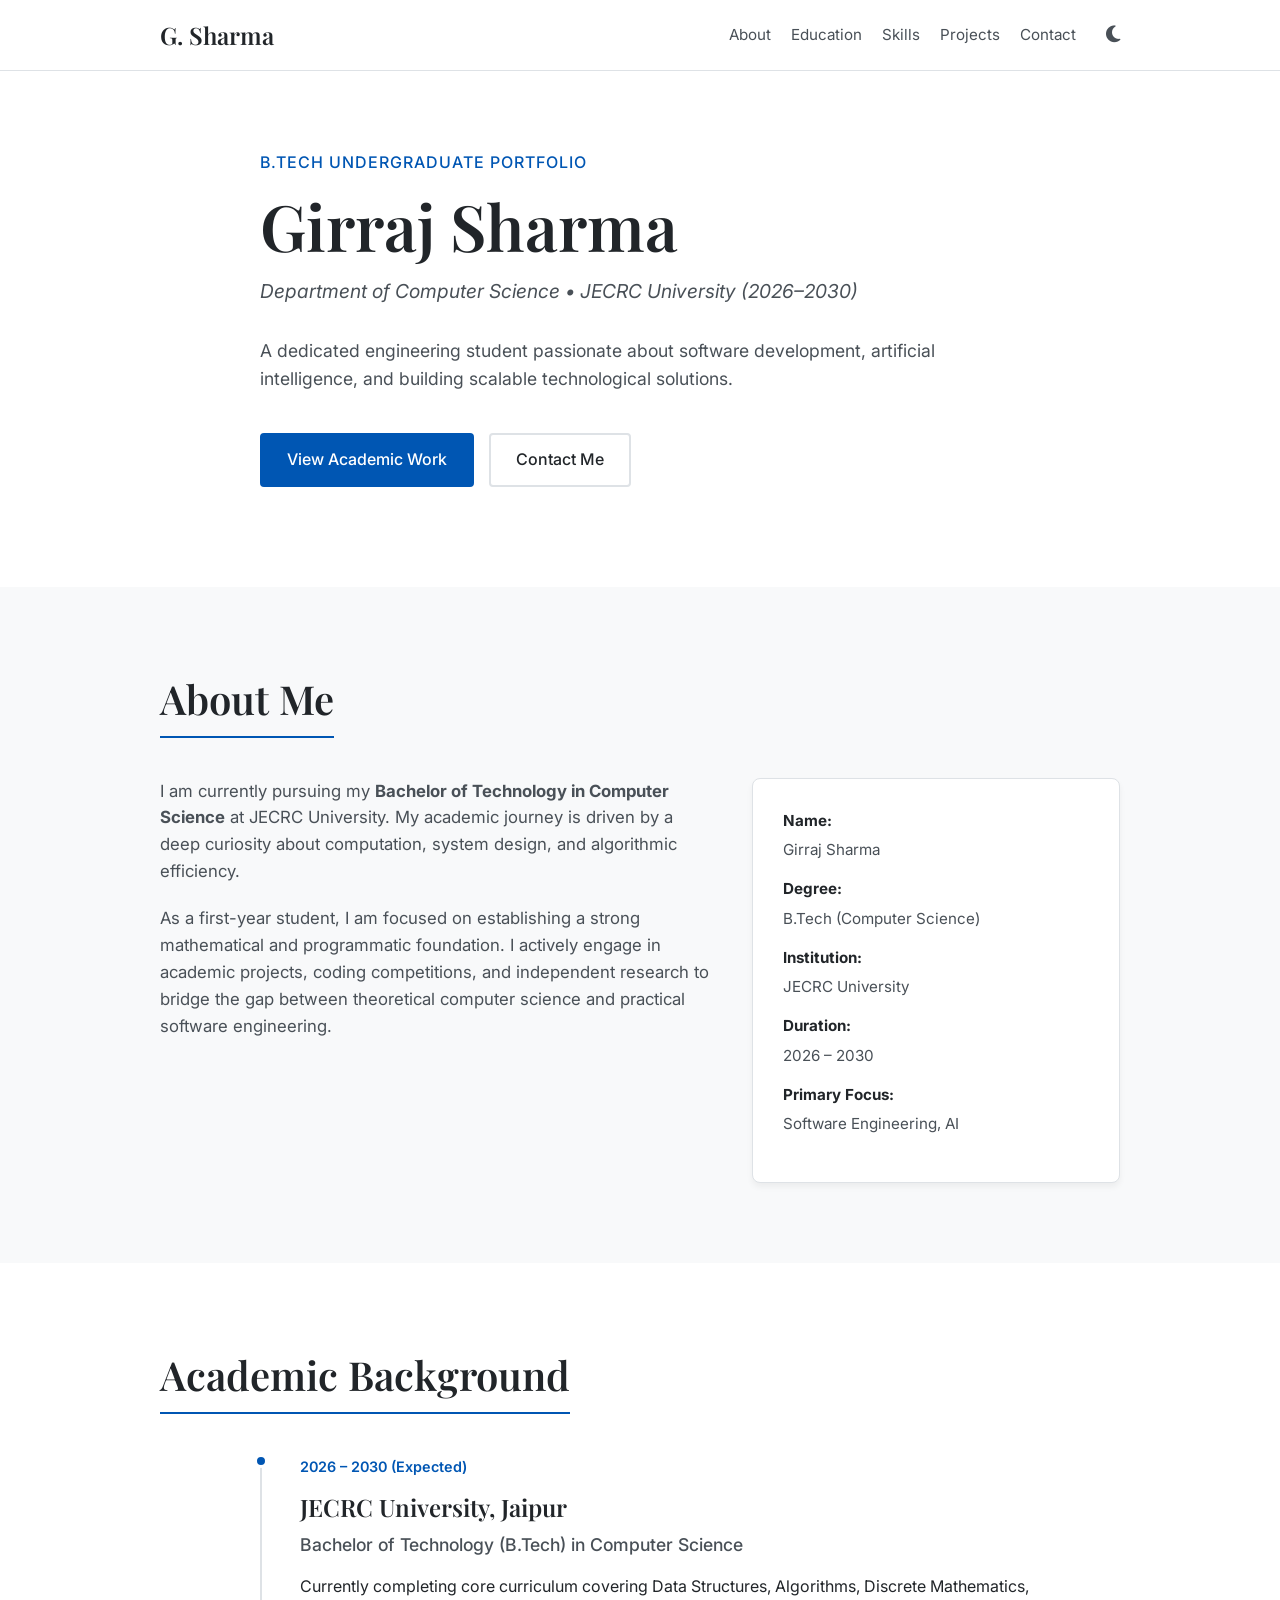
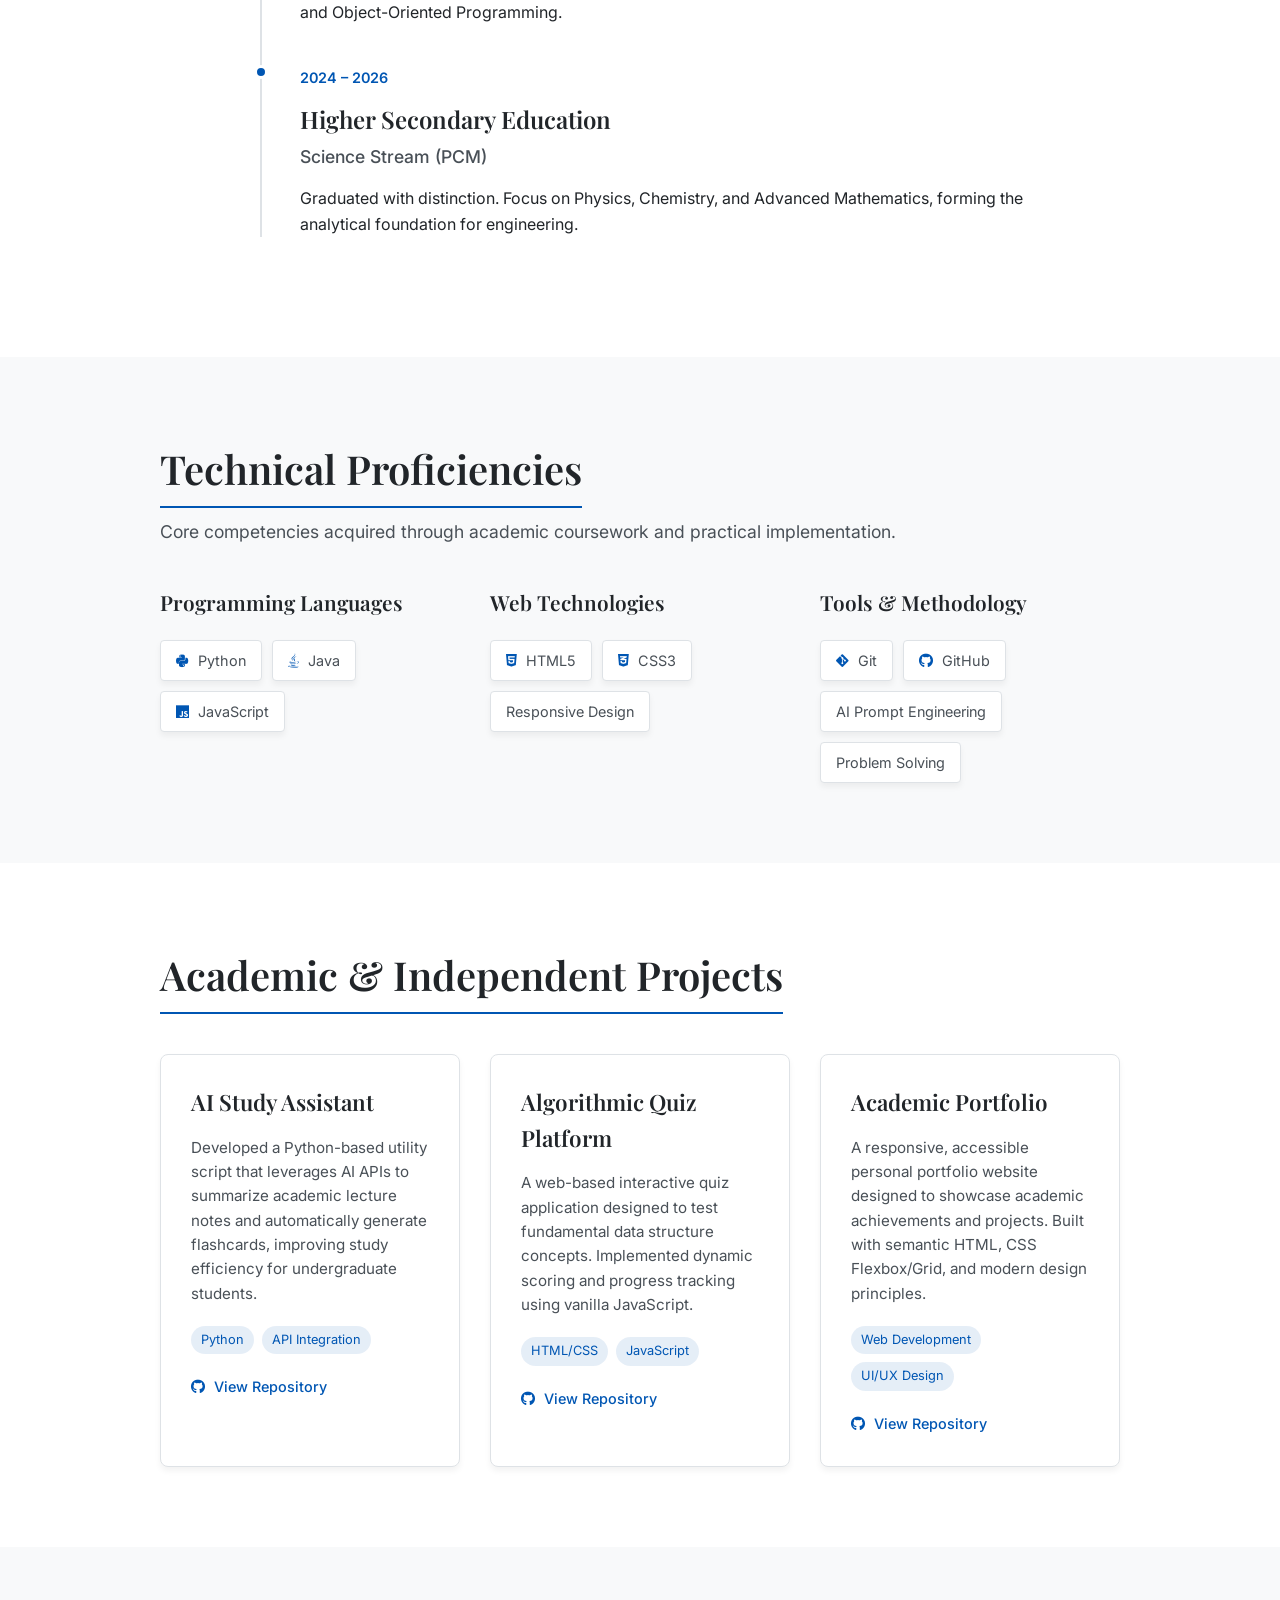
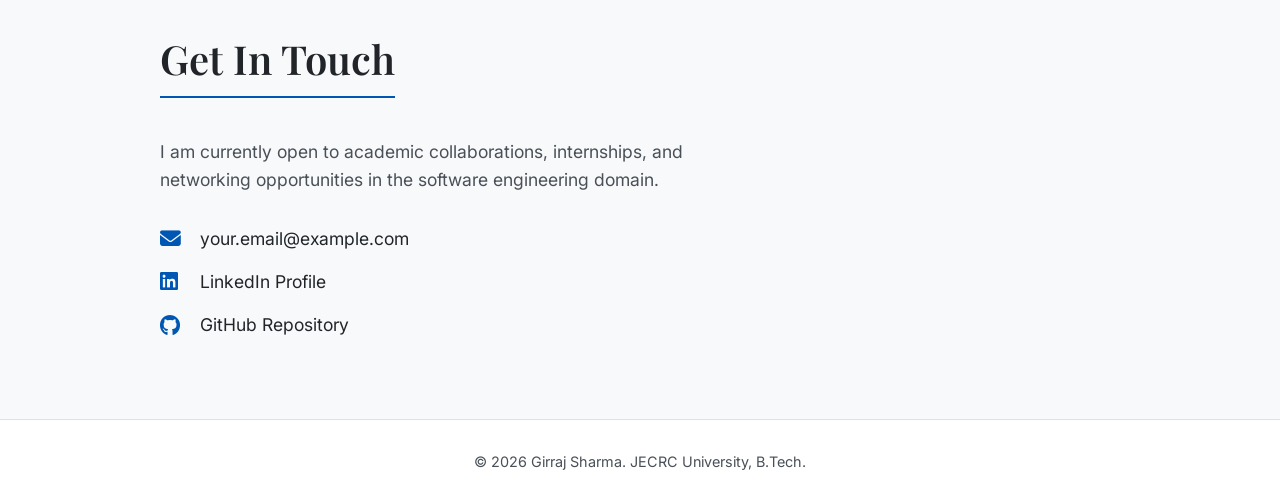
<file: portfolio/index.html>
<!DOCTYPE html>
<html lang="en" data-theme="light">
<head>
    <meta charset="UTF-8">
    <meta name="viewport" content="width=device-width, initial-scale=1.0">
    <title>Girraj Sharma | Academic Portfolio</title>
    <link rel="stylesheet" href="style.css">
    <!-- Font Awesome for Icons -->
    <link rel="stylesheet" href="https://cdnjs.cloudflare.com/ajax/libs/font-awesome/6.4.0/css/all.min.css">
    <!-- Google Fonts: Playfair Display for headings (serif), Inter for body (sans-serif) -->
    <link href="https://fonts.googleapis.com/css2?family=Inter:wght@300;400;500;600&family=Playfair+Display:ital,wght@0,400;0,600;0,700;1,400&display=swap" rel="stylesheet">
</head>
<body>

    <!-- Header & Navigation -->
    <header class="header">
        <div class="container nav-container">
            <a href="#hero" class="logo">G. Sharma</a>
            <nav class="nav-links">
                <a href="#about">About</a>
                <a href="#education">Education</a>
                <a href="#skills">Skills</a>
                <a href="#projects">Projects</a>
                <a href="#contact">Contact</a>
                <button id="theme-toggle" class="theme-toggle" aria-label="Toggle Theme">
                    <i class="fas fa-moon"></i>
                </button>
            </nav>
        </div>
    </header>

    <main>
        <!-- Hero Section -->
        <section id="hero" class="hero section fade-in-section">
            <div class="container hero-content">
                <div class="hero-text">
                    <p class="subtitle">B.Tech Undergraduate Portfolio</p>
                    <h1 class="title">Girraj Sharma</h1>
                    <p class="affiliation">Department of Computer Science • JECRC University (2026–2030)</p>
                    <p class="summary">
                        A dedicated engineering student passionate about software development, artificial intelligence, and building scalable technological solutions.
                    </p>
                    <div class="hero-actions">
                        <a href="#projects" class="btn btn-primary">View Academic Work</a>
                        <a href="mailto:your.email@example.com" class="btn btn-outline">Contact Me</a>
                    </div>
                </div>
            </div>
        </section>

        <!-- About Section -->
        <section id="about" class="about section bg-alt fade-in-section">
            <div class="container">
                <h2 class="section-title">About Me</h2>
                <div class="content-grid">
                    <div class="text-content">
                        <p>
                            I am currently pursuing my <strong>Bachelor of Technology in Computer Science</strong> at JECRC University. My academic journey is driven by a deep curiosity about computation, system design, and algorithmic efficiency.
                        </p>
                        <p>
                            As a first-year student, I am focused on establishing a strong mathematical and programmatic foundation. I actively engage in academic projects, coding competitions, and independent research to bridge the gap between theoretical computer science and practical software engineering.
                        </p>
                    </div>
                    <div class="info-list">
                        <ul>
                            <li><strong>Name:</strong> Girraj Sharma</li>
                            <li><strong>Degree:</strong> B.Tech (Computer Science)</li>
                            <li><strong>Institution:</strong> JECRC University</li>
                            <li><strong>Duration:</strong> 2026 – 2030</li>
                            <li><strong>Primary Focus:</strong> Software Engineering, AI</li>
                        </ul>
                    </div>
                </div>
            </div>
        </section>

        <!-- Education Section -->
        <section id="education" class="education section fade-in-section">
            <div class="container">
                <h2 class="section-title">Academic Background</h2>
                <div class="timeline">
                    <!-- University -->
                    <div class="timeline-item">
                        <div class="timeline-marker"></div>
                        <div class="timeline-content">
                            <span class="timeline-date">2026 – 2030 (Expected)</span>
                            <h3 class="institution">JECRC University, Jaipur</h3>
                            <h4 class="degree">Bachelor of Technology (B.Tech) in Computer Science</h4>
                            <p class="description">
                                Currently completing core curriculum covering Data Structures, Algorithms, Discrete Mathematics, and Object-Oriented Programming.
                            </p>
                        </div>
                    </div>
                    <!-- High School -->
                    <div class="timeline-item">
                        <div class="timeline-marker"></div>
                        <div class="timeline-content">
                            <span class="timeline-date">2024 – 2026</span>
                            <h3 class="institution">Higher Secondary Education</h3>
                            <h4 class="degree">Science Stream (PCM)</h4>
                            <p class="description">
                                Graduated with distinction. Focus on Physics, Chemistry, and Advanced Mathematics, forming the analytical foundation for engineering.
                            </p>
                        </div>
                    </div>
                </div>
            </div>
        </section>

        <!-- Skills Section -->
        <section id="skills" class="skills section bg-alt fade-in-section">
            <div class="container">
                <h2 class="section-title">Technical Proficiencies</h2>
                <p class="section-subtitle">Core competencies acquired through academic coursework and practical implementation.</p>
                
                <div class="skills-container">
                    <div class="skill-category">
                        <h3>Programming Languages</h3>
                        <div class="skill-tags">
                            <span class="tag"><i class="fab fa-python"></i> Python</span>
                            <span class="tag"><i class="fab fa-java"></i> Java</span>
                            <span class="tag"><i class="fab fa-js"></i> JavaScript</span>
                        </div>
                    </div>
                    <div class="skill-category">
                        <h3>Web Technologies</h3>
                        <div class="skill-tags">
                            <span class="tag"><i class="fab fa-html5"></i> HTML5</span>
                            <span class="tag"><i class="fab fa-css3-alt"></i> CSS3</span>
                            <span class="tag">Responsive Design</span>
                        </div>
                    </div>
                    <div class="skill-category">
                        <h3>Tools & Methodology</h3>
                        <div class="skill-tags">
                            <span class="tag"><i class="fab fa-git-alt"></i> Git</span>
                            <span class="tag"><i class="fab fa-github"></i> GitHub</span>
                            <span class="tag">AI Prompt Engineering</span>
                            <span class="tag">Problem Solving</span>
                        </div>
                    </div>
                </div>
            </div>
        </section>

        <!-- Projects Section -->
        <section id="projects" class="projects section fade-in-section">
            <div class="container">
                <h2 class="section-title">Academic & Independent Projects</h2>
                <div class="project-grid">
                    
                    <!-- Project 1 -->
                    <div class="project-card">
                        <div class="project-info">
                            <h3 class="project-title">AI Study Assistant</h3>
                            <p class="project-desc">
                                Developed a Python-based utility script that leverages AI APIs to summarize academic lecture notes and automatically generate flashcards, improving study efficiency for undergraduate students.
                            </p>
                            <div class="project-tech">
                                <span>Python</span>
                                <span>API Integration</span>
                            </div>
                            <div class="project-links">
                                <a href="#" class="link"><i class="fab fa-github"></i> View Repository</a>
                            </div>
                        </div>
                    </div>

                    <!-- Project 2 -->
                    <div class="project-card">
                        <div class="project-info">
                            <h3 class="project-title">Algorithmic Quiz Platform</h3>
                            <p class="project-desc">
                                A web-based interactive quiz application designed to test fundamental data structure concepts. Implemented dynamic scoring and progress tracking using vanilla JavaScript.
                            </p>
                            <div class="project-tech">
                                <span>HTML/CSS</span>
                                <span>JavaScript</span>
                            </div>
                            <div class="project-links">
                                <a href="#" class="link"><i class="fab fa-github"></i> View Repository</a>
                            </div>
                        </div>
                    </div>

                    <!-- Project 3 -->
                    <div class="project-card">
                        <div class="project-info">
                            <h3 class="project-title">Academic Portfolio</h3>
                            <p class="project-desc">
                                A responsive, accessible personal portfolio website designed to showcase academic achievements and projects. Built with semantic HTML, CSS Flexbox/Grid, and modern design principles.
                            </p>
                            <div class="project-tech">
                                <span>Web Development</span>
                                <span>UI/UX Design</span>
                            </div>
                            <div class="project-links">
                                <a href="#" class="link"><i class="fab fa-github"></i> View Repository</a>
                            </div>
                        </div>
                    </div>

                </div>
            </div>
        </section>

        <!-- Contact Section -->
        <section id="contact" class="contact section bg-alt fade-in-section">
            <div class="container">
                <h2 class="section-title">Get In Touch</h2>
                <div class="contact-content">
                    <p class="contact-text">
                        I am currently open to academic collaborations, internships, and networking opportunities in the software engineering domain.
                    </p>
                    <div class="contact-details">
                        <a href="mailto:your.email@example.com" class="contact-item">
                            <i class="fas fa-envelope"></i> your.email@example.com
                        </a>
                        <a href="#" class="contact-item">
                            <i class="fab fa-linkedin"></i> LinkedIn Profile
                        </a>
                        <a href="#" class="contact-item">
                            <i class="fab fa-github"></i> GitHub Repository
                        </a>
                    </div>
                </div>
            </div>
        </section>

    </main>

    <footer class="footer">
        <div class="container">
            <p>&copy; 2026 Girraj Sharma. JECRC University, B.Tech.</p>
        </div>
    </footer>

    <script src="script.js"></script>
</body>
</html>
</file>
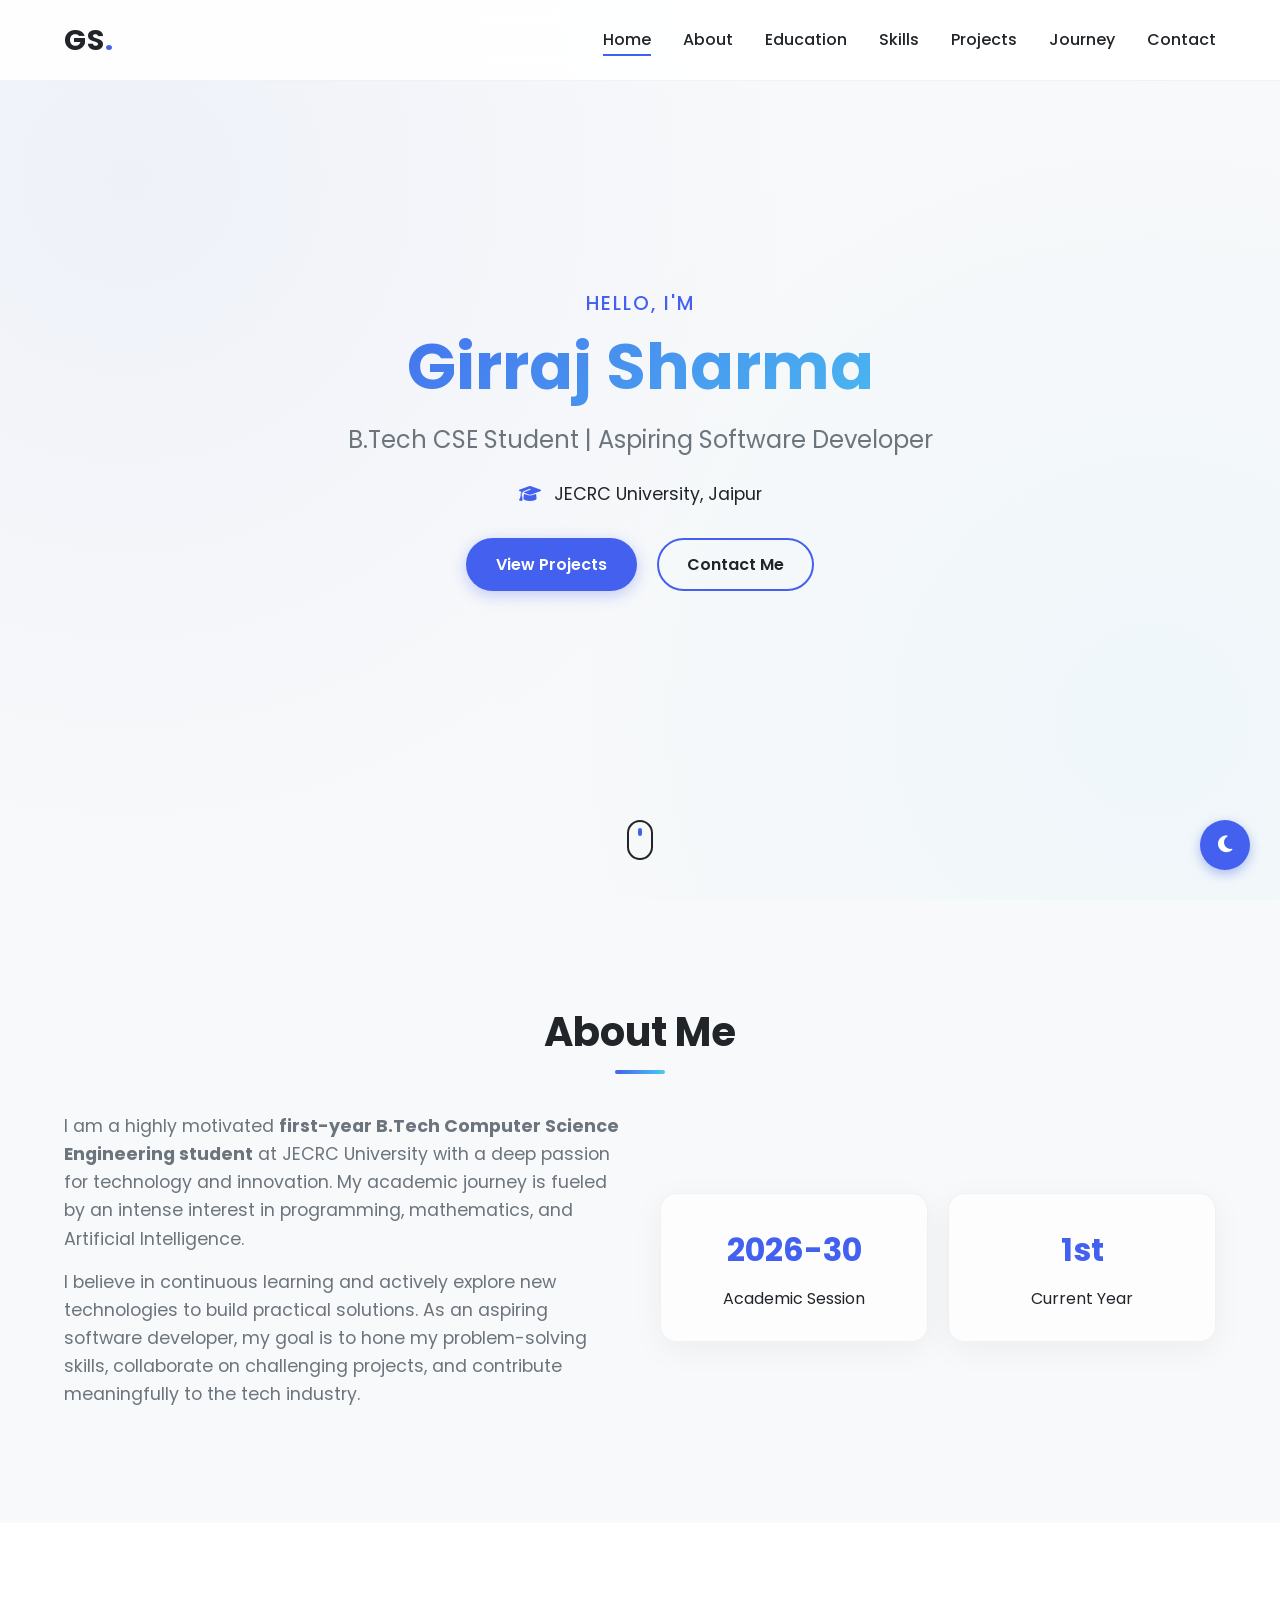
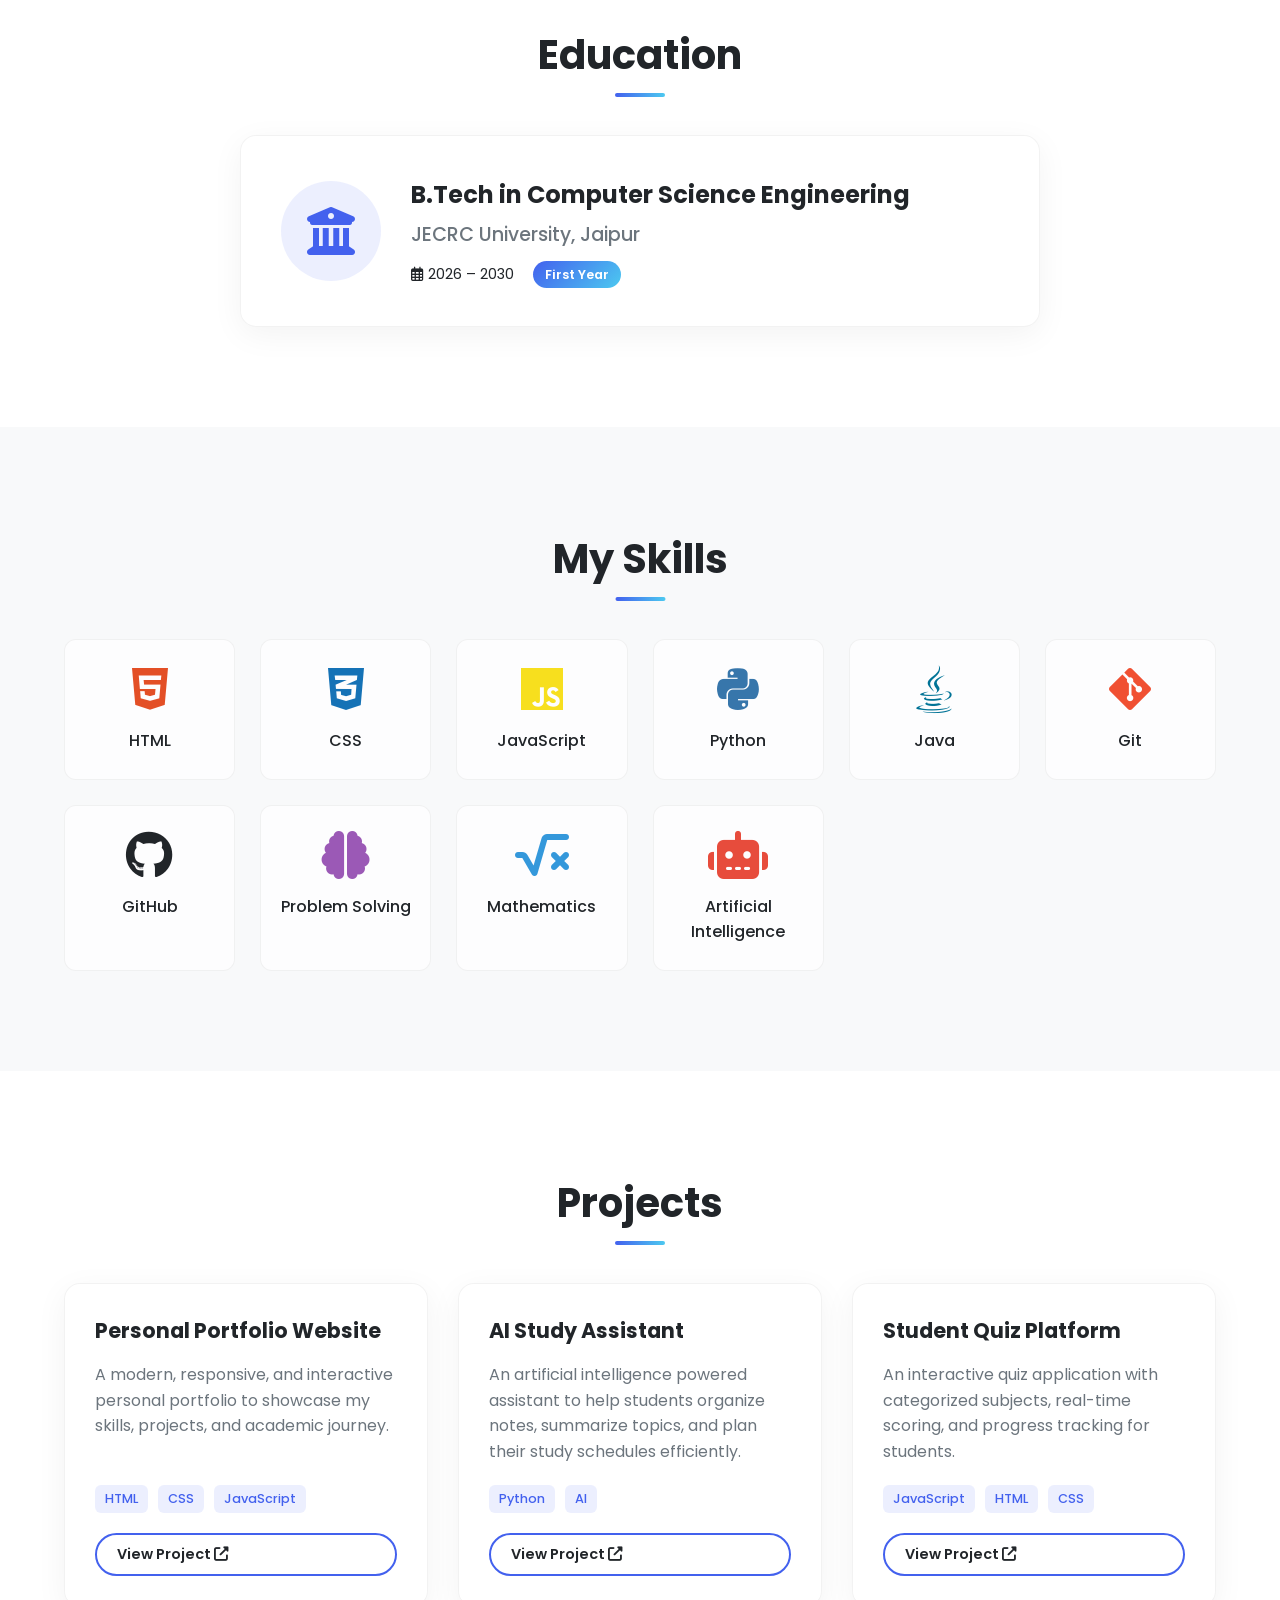
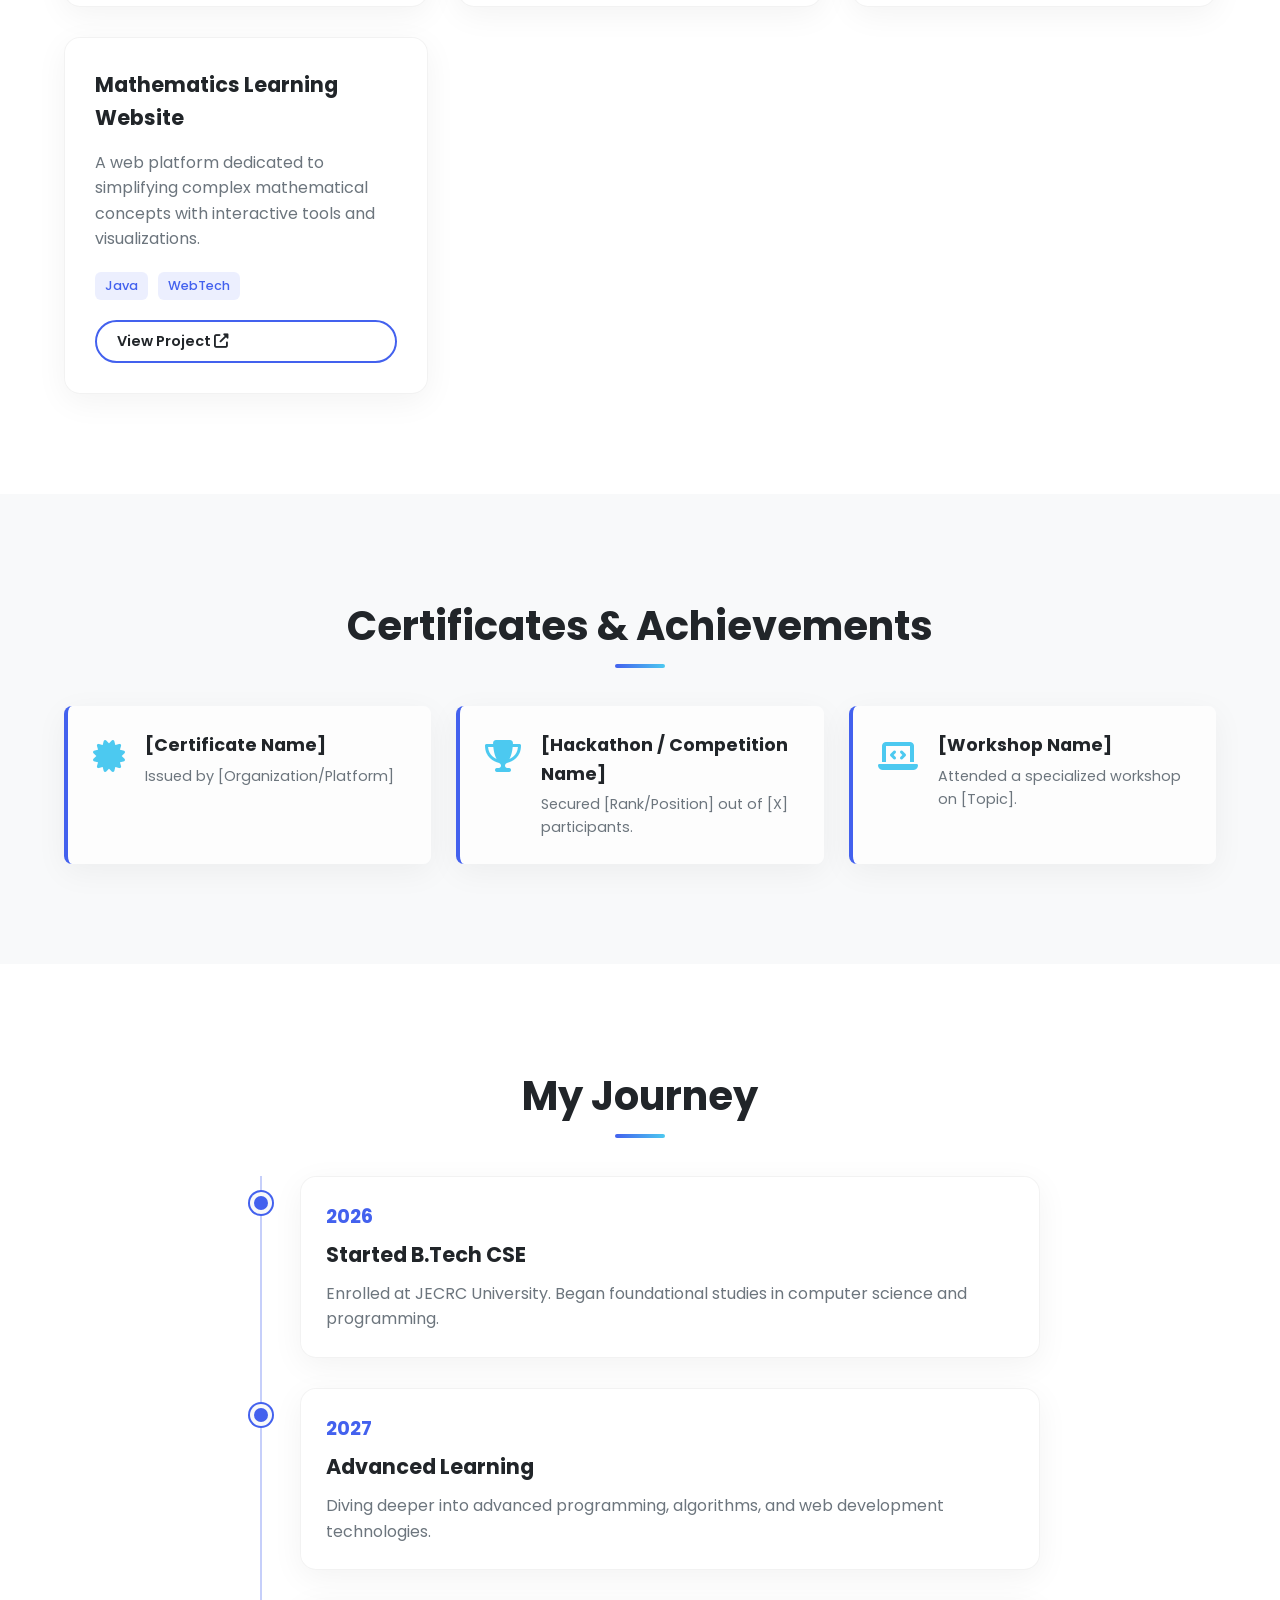
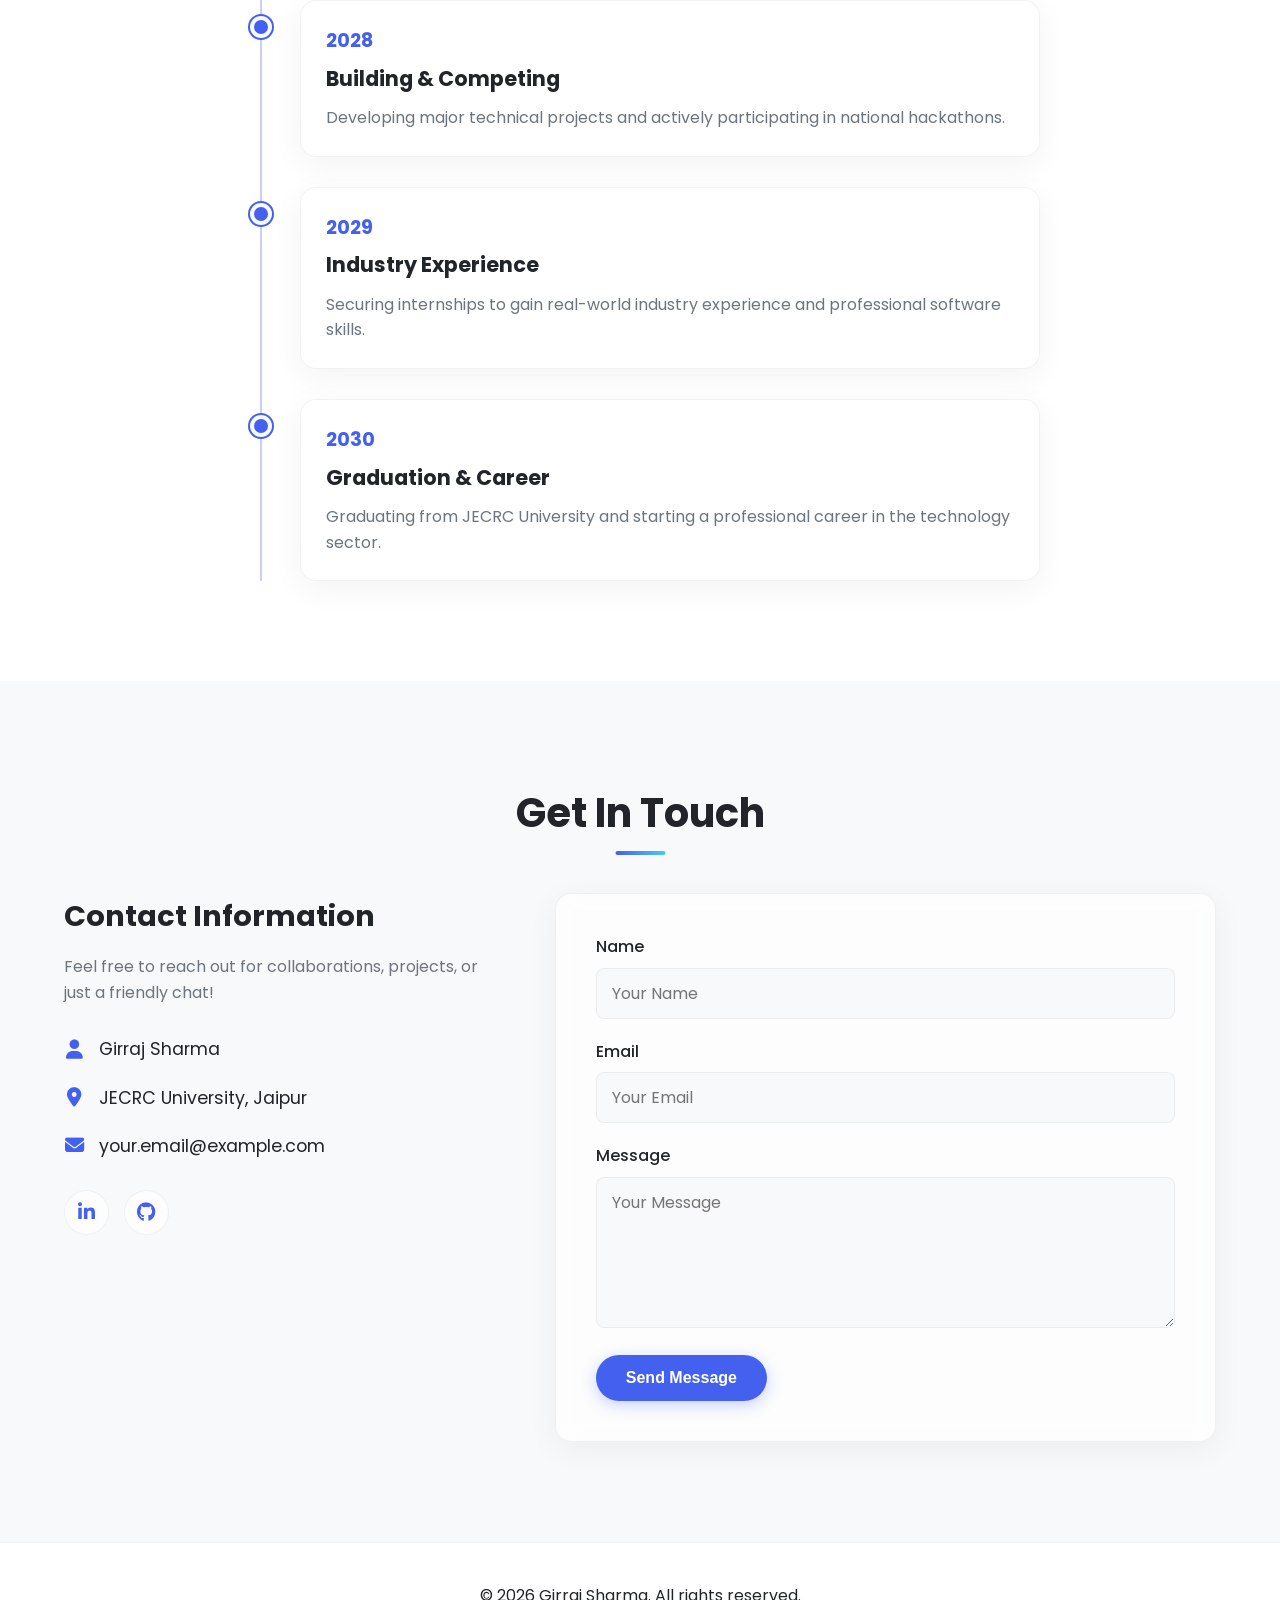
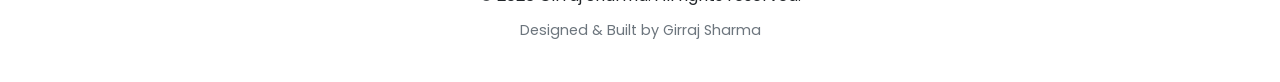
<file: Portfolio_Girraj/index.html>
<!DOCTYPE html>
<html lang="en">
<head>
    <meta charset="UTF-8">
    <meta name="viewport" content="width=device-width, initial-scale=1.0">
    <title>Girraj Sharma | B.Tech CSE Student</title>
    <meta name="description" content="Portfolio of Girraj Sharma, a First-Year B.Tech CSE student at JECRC University.">
    <!-- Google Fonts -->
    <link href="https://fonts.googleapis.com/css2?family=Poppins:wght@300;400;500;600;700&display=swap" rel="stylesheet">
    <!-- Font Awesome for Icons -->
    <link rel="stylesheet" href="https://cdnjs.cloudflare.com/ajax/libs/font-awesome/6.4.0/css/all.min.css">
    <link rel="stylesheet" href="style.css">
</head>
<body>
    <!-- Theme Toggle -->
    <button class="theme-toggle" id="theme-toggle" aria-label="Toggle Dark/Light Mode">
        <i class="fas fa-moon"></i>
    </button>

    <!-- Navigation -->
    <header>
        <nav class="container">
            <div class="logo">
                <a href="#home">GS<span>.</span></a>
            </div>
            <ul class="nav-links">
                <li><a href="#home">Home</a></li>
                <li><a href="#about">About</a></li>
                <li><a href="#education">Education</a></li>
                <li><a href="#skills">Skills</a></li>
                <li><a href="#projects">Projects</a></li>
                <li><a href="#journey">Journey</a></li>
                <li><a href="#contact">Contact</a></li>
            </ul>
            <div class="hamburger">
                <div class="line1"></div>
                <div class="line2"></div>
                <div class="line3"></div>
            </div>
        </nav>
    </header>

    <main>
        <!-- Home Section -->
        <section id="home" class="home section">
            <div class="container hero-content fade-in">
                <p class="greeting">Hello, I'm</p>
                <h1 class="name">Girraj Sharma</h1>
                <h2 class="subtitle">B.Tech CSE Student | Aspiring Software Developer</h2>
                <p class="university"><i class="fas fa-graduation-cap"></i> JECRC University, Jaipur</p>
                <div class="cta-buttons">
                    <a href="#projects" class="btn btn-primary">View Projects</a>
                    <a href="#contact" class="btn btn-outline">Contact Me</a>
                </div>
            </div>
            <div class="scroll-indicator">
                <a href="#about">
                    <div class="mouse">
                        <div class="wheel"></div>
                    </div>
                </a>
            </div>
        </section>

        <!-- About Section -->
        <section id="about" class="about section">
            <div class="container fade-in">
                <h2 class="section-title">About Me</h2>
                <div class="about-content">
                    <div class="about-text">
                        <p>I am a highly motivated <strong>first-year B.Tech Computer Science Engineering student</strong> at JECRC University with a deep passion for technology and innovation. My academic journey is fueled by an intense interest in programming, mathematics, and Artificial Intelligence.</p>
                        <p>I believe in continuous learning and actively explore new technologies to build practical solutions. As an aspiring software developer, my goal is to hone my problem-solving skills, collaborate on challenging projects, and contribute meaningfully to the tech industry.</p>
                    </div>
                    <div class="about-stats">
                        <div class="stat-box">
                            <h3>2026-30</h3>
                            <p>Academic Session</p>
                        </div>
                        <div class="stat-box">
                            <h3>1st</h3>
                            <p>Current Year</p>
                        </div>
                    </div>
                </div>
            </div>
        </section>

        <!-- Education Section -->
        <section id="education" class="education section bg-alt">
            <div class="container fade-in">
                <h2 class="section-title">Education</h2>
                <div class="education-card glass-card">
                    <div class="ed-icon">
                        <i class="fas fa-university"></i>
                    </div>
                    <div class="ed-details">
                        <h3>B.Tech in Computer Science Engineering</h3>
                        <h4>JECRC University, Jaipur</h4>
                        <p class="ed-duration"><i class="far fa-calendar-alt"></i> 2026 – 2030</p>
                        <span class="badge">First Year</span>
                    </div>
                </div>
            </div>
        </section>

        <!-- Skills Section -->
        <section id="skills" class="skills section">
            <div class="container fade-in">
                <h2 class="section-title">My Skills</h2>
                <div class="skills-grid">
                    <div class="skill-card"><i class="fab fa-html5" style="color: #E34F26;"></i><span>HTML</span></div>
                    <div class="skill-card"><i class="fab fa-css3-alt" style="color: #1572B6;"></i><span>CSS</span></div>
                    <div class="skill-card"><i class="fab fa-js" style="color: #F7DF1E;"></i><span>JavaScript</span></div>
                    <div class="skill-card"><i class="fab fa-python" style="color: #3776AB;"></i><span>Python</span></div>
                    <div class="skill-card"><i class="fab fa-java" style="color: #007396;"></i><span>Java</span></div>
                    <div class="skill-card"><i class="fab fa-git-alt" style="color: #F05032;"></i><span>Git</span></div>
                    <div class="skill-card"><i class="fab fa-github" style="color: var(--text-color);"></i><span>GitHub</span></div>
                    <div class="skill-card"><i class="fas fa-brain" style="color: #9b59b6;"></i><span>Problem Solving</span></div>
                    <div class="skill-card"><i class="fas fa-square-root-alt" style="color: #3498db;"></i><span>Mathematics</span></div>
                    <div class="skill-card"><i class="fas fa-robot" style="color: #e74c3c;"></i><span>Artificial Intelligence</span></div>
                </div>
            </div>
        </section>

        <!-- Projects Section -->
        <section id="projects" class="projects section bg-alt">
            <div class="container fade-in">
                <h2 class="section-title">Projects</h2>
                <div class="projects-grid">
                    <!-- Project 1 -->
                    <div class="project-card glass-card">
                        <div class="project-content">
                            <h3>Personal Portfolio Website</h3>
                            <p>A modern, responsive, and interactive personal portfolio to showcase my skills, projects, and academic journey.</p>
                            <div class="project-tags">
                                <span>HTML</span><span>CSS</span><span>JavaScript</span>
                            </div>
                            <a href="#" class="btn btn-outline btn-small">View Project <i class="fas fa-external-link-alt"></i></a>
                        </div>
                    </div>
                    <!-- Project 2 -->
                    <div class="project-card glass-card">
                        <div class="project-content">
                            <h3>AI Study Assistant</h3>
                            <p>An artificial intelligence powered assistant to help students organize notes, summarize topics, and plan their study schedules efficiently.</p>
                            <div class="project-tags">
                                <span>Python</span><span>AI</span>
                            </div>
                            <a href="#" class="btn btn-outline btn-small">View Project <i class="fas fa-external-link-alt"></i></a>
                        </div>
                    </div>
                    <!-- Project 3 -->
                    <div class="project-card glass-card">
                        <div class="project-content">
                            <h3>Student Quiz Platform</h3>
                            <p>An interactive quiz application with categorized subjects, real-time scoring, and progress tracking for students.</p>
                            <div class="project-tags">
                                <span>JavaScript</span><span>HTML</span><span>CSS</span>
                            </div>
                            <a href="#" class="btn btn-outline btn-small">View Project <i class="fas fa-external-link-alt"></i></a>
                        </div>
                    </div>
                    <!-- Project 4 -->
                    <div class="project-card glass-card">
                        <div class="project-content">
                            <h3>Mathematics Learning Website</h3>
                            <p>A web platform dedicated to simplifying complex mathematical concepts with interactive tools and visualizations.</p>
                            <div class="project-tags">
                                <span>Java</span><span>WebTech</span>
                            </div>
                            <a href="#" class="btn btn-outline btn-small">View Project <i class="fas fa-external-link-alt"></i></a>
                        </div>
                    </div>
                </div>
            </div>
        </section>

        <!-- Certificates & Achievements -->
        <section id="achievements" class="achievements section">
            <div class="container fade-in">
                <h2 class="section-title">Certificates & Achievements</h2>
                <div class="achievements-grid">
                    <div class="achievement-card">
                        <div class="ach-icon"><i class="fas fa-certificate"></i></div>
                        <div class="ach-text">
                            <h3>[Certificate Name]</h3>
                            <p>Issued by [Organization/Platform]</p>
                        </div>
                    </div>
                    <div class="achievement-card">
                        <div class="ach-icon"><i class="fas fa-trophy"></i></div>
                        <div class="ach-text">
                            <h3>[Hackathon / Competition Name]</h3>
                            <p>Secured [Rank/Position] out of [X] participants.</p>
                        </div>
                    </div>
                    <div class="achievement-card">
                        <div class="ach-icon"><i class="fas fa-laptop-code"></i></div>
                        <div class="ach-text">
                            <h3>[Workshop Name]</h3>
                            <p>Attended a specialized workshop on [Topic].</p>
                        </div>
                    </div>
                </div>
            </div>
        </section>

        <!-- Journey Section -->
        <section id="journey" class="journey section bg-alt">
            <div class="container fade-in">
                <h2 class="section-title">My Journey</h2>
                <div class="timeline">
                    <div class="timeline-item">
                        <div class="timeline-dot"></div>
                        <div class="timeline-content glass-card">
                            <h3>2026</h3>
                            <h4>Started B.Tech CSE</h4>
                            <p>Enrolled at JECRC University. Began foundational studies in computer science and programming.</p>
                        </div>
                    </div>
                    <div class="timeline-item">
                        <div class="timeline-dot"></div>
                        <div class="timeline-content glass-card">
                            <h3>2027</h3>
                            <h4>Advanced Learning</h4>
                            <p>Diving deeper into advanced programming, algorithms, and web development technologies.</p>
                        </div>
                    </div>
                    <div class="timeline-item">
                        <div class="timeline-dot"></div>
                        <div class="timeline-content glass-card">
                            <h3>2028</h3>
                            <h4>Building & Competing</h4>
                            <p>Developing major technical projects and actively participating in national hackathons.</p>
                        </div>
                    </div>
                    <div class="timeline-item">
                        <div class="timeline-dot"></div>
                        <div class="timeline-content glass-card">
                            <h3>2029</h3>
                            <h4>Industry Experience</h4>
                            <p>Securing internships to gain real-world industry experience and professional software skills.</p>
                        </div>
                    </div>
                    <div class="timeline-item">
                        <div class="timeline-dot"></div>
                        <div class="timeline-content glass-card">
                            <h3>2030</h3>
                            <h4>Graduation & Career</h4>
                            <p>Graduating from JECRC University and starting a professional career in the technology sector.</p>
                        </div>
                    </div>
                </div>
            </div>
        </section>

        <!-- Contact Section -->
        <section id="contact" class="contact section">
            <div class="container fade-in">
                <h2 class="section-title">Get In Touch</h2>
                <div class="contact-container">
                    <div class="contact-info">
                        <h3>Contact Information</h3>
                        <p>Feel free to reach out for collaborations, projects, or just a friendly chat!</p>
                        <ul>
                            <li><i class="fas fa-user"></i> Girraj Sharma</li>
                            <li><i class="fas fa-map-marker-alt"></i> JECRC University, Jaipur</li>
                            <li><i class="fas fa-envelope"></i> <a href="mailto:your.email@example.com">your.email@example.com</a></li>
                        </ul>
                        <div class="social-links">
                            <a href="#" class="social-icon" title="LinkedIn"><i class="fab fa-linkedin-in"></i></a>
                            <a href="#" class="social-icon" title="GitHub"><i class="fab fa-github"></i></a>
                        </div>
                    </div>
                    <div class="contact-form glass-card">
                        <form action="#" method="POST" id="contactForm">
                            <div class="form-group">
                                <label for="name">Name</label>
                                <input type="text" id="name" name="name" required placeholder="Your Name">
                            </div>
                            <div class="form-group">
                                <label for="email">Email</label>
                                <input type="email" id="email" name="email" required placeholder="Your Email">
                            </div>
                            <div class="form-group">
                                <label for="message">Message</label>
                                <textarea id="message" name="message" rows="5" required placeholder="Your Message"></textarea>
                            </div>
                            <button type="submit" class="btn btn-primary">Send Message</button>
                        </form>
                    </div>
                </div>
            </div>
        </section>
    </main>

    <footer>
        <div class="container">
            <p>&copy; 2026 Girraj Sharma. All rights reserved.</p>
            <p class="footer-sub">Designed & Built by Girraj Sharma</p>
        </div>
    </footer>

    <script src="script.js"></script>
</body>
</html>
</file>
<file: portfolio/style.css>
/* 
====================================
Girraj Sharma - Academic Portfolio
====================================
*/

:root[data-theme="light"] {
    --bg-primary: #ffffff;
    --bg-secondary: #f8f9fa;
    --text-primary: #212529;
    --text-secondary: #495057;
    --accent-color: #0056b3; /* Academic Blue */
    --accent-hover: #004494;
    --border-color: #dee2e6;
    --card-bg: #ffffff;
    --card-shadow: 0 4px 6px rgba(0,0,0,0.05);
}

:root[data-theme="dark"] {
    --bg-primary: #121212;
    --bg-secondary: #1e1e1e;
    --text-primary: #e0e0e0;
    --text-secondary: #a0a0a0;
    --accent-color: #66b2ff;
    --accent-hover: #99ccff;
    --border-color: #333333;
    --card-bg: #1e1e1e;
    --card-shadow: 0 4px 6px rgba(0,0,0,0.3);
}

* {
    margin: 0;
    padding: 0;
    box-sizing: border-box;
}

html {
    scroll-behavior: smooth;
}

body {
    background-color: var(--bg-primary);
    color: var(--text-primary);
    font-family: 'Inter', sans-serif;
    line-height: 1.6;
    transition: background-color 0.3s ease, color 0.3s ease;
}

h1, h2, h3, h4, h5, h6, .logo {
    font-family: 'Playfair Display', serif;
    font-weight: 600;
}

a {
    text-decoration: none;
    color: var(--accent-color);
    transition: color 0.3s;
}

a:hover {
    color: var(--accent-hover);
}

.container {
    max-width: 1000px;
    margin: 0 auto;
    padding: 0 20px;
}

.section {
    padding: 80px 0;
}

.bg-alt {
    background-color: var(--bg-secondary);
}

.section-title {
    font-size: 2.5rem;
    margin-bottom: 40px;
    color: var(--text-primary);
    border-bottom: 2px solid var(--accent-color);
    display: inline-block;
    padding-bottom: 5px;
}

.section-subtitle {
    font-size: 1.1rem;
    color: var(--text-secondary);
    margin-top: -30px;
    margin-bottom: 40px;
}

/* ================= HEADER ================= */
.header {
    position: fixed;
    top: 0;
    width: 100%;
    background-color: var(--bg-primary);
    border-bottom: 1px solid var(--border-color);
    z-index: 1000;
    transition: background-color 0.3s ease;
}

.nav-container {
    display: flex;
    justify-content: space-between;
    align-items: center;
    height: 70px;
}

.logo {
    font-size: 1.5rem;
    color: var(--text-primary);
}

.nav-links {
    display: flex;
    align-items: center;
    gap: 20px;
}

.nav-links a {
    color: var(--text-secondary);
    font-size: 0.95rem;
    font-family: 'Inter', sans-serif;
}

.nav-links a:hover {
    color: var(--accent-color);
}

.theme-toggle {
    background: none;
    border: none;
    color: var(--text-secondary);
    font-size: 1.2rem;
    cursor: pointer;
    margin-left: 10px;
}

/* ================= HERO ================= */
.hero {
    padding-top: 150px;
    padding-bottom: 100px;
}

.hero-content {
    max-width: 800px;
}

.subtitle {
    color: var(--accent-color);
    font-weight: 500;
    text-transform: uppercase;
    letter-spacing: 1px;
    margin-bottom: 15px;
}

.title {
    font-size: 4rem;
    margin-bottom: 15px;
    line-height: 1.1;
}

.affiliation {
    font-size: 1.2rem;
    color: var(--text-secondary);
    margin-bottom: 30px;
    font-style: italic;
}

.summary {
    font-size: 1.1rem;
    color: var(--text-secondary);
    margin-bottom: 40px;
    max-width: 700px;
}

.hero-actions {
    display: flex;
    gap: 15px;
}

.btn {
    padding: 12px 25px;
    border-radius: 4px;
    font-weight: 500;
    font-family: 'Inter', sans-serif;
    display: inline-block;
}

.btn-primary {
    background-color: var(--accent-color);
    color: #fff;
    border: 2px solid var(--accent-color);
}
.btn-primary:hover {
    background-color: var(--accent-hover);
    color: #fff;
}

.btn-outline {
    background-color: transparent;
    color: var(--text-primary);
    border: 2px solid var(--border-color);
}
.btn-outline:hover {
    border-color: var(--text-primary);
}

/* ================= ABOUT ================= */
.content-grid {
    display: grid;
    grid-template-columns: 3fr 2fr;
    gap: 40px;
}

.text-content p {
    margin-bottom: 20px;
    font-size: 1.05rem;
    color: var(--text-secondary);
}

.info-list {
    background-color: var(--card-bg);
    padding: 30px;
    border-radius: 8px;
    box-shadow: var(--card-shadow);
    border: 1px solid var(--border-color);
}

.info-list ul {
    list-style: none;
}

.info-list li {
    margin-bottom: 15px;
    color: var(--text-secondary);
    font-size: 0.95rem;
}
.info-list li strong {
    color: var(--text-primary);
    display: block;
    margin-bottom: 5px;
}

/* ================= EDUCATION ================= */
.timeline {
    position: relative;
    max-width: 800px;
    margin: 0 auto;
}

.timeline::before {
    content: '';
    position: absolute;
    top: 0;
    bottom: 0;
    left: 20px;
    width: 2px;
    background-color: var(--border-color);
}

.timeline-item {
    position: relative;
    padding-left: 60px;
    margin-bottom: 40px;
}

.timeline-marker {
    position: absolute;
    top: 0;
    left: 14px;
    width: 14px;
    height: 14px;
    border-radius: 50%;
    background-color: var(--accent-color);
    border: 3px solid var(--bg-primary);
}

.timeline-date {
    display: inline-block;
    color: var(--accent-color);
    font-size: 0.9rem;
    font-weight: 600;
    margin-bottom: 10px;
}

.institution {
    font-size: 1.5rem;
    margin-bottom: 5px;
}

.degree {
    font-family: 'Inter', sans-serif;
    font-size: 1.1rem;
    font-weight: 500;
    color: var(--text-secondary);
    margin-bottom: 15px;
}

/* ================= SKILLS ================= */
.skills-container {
    display: grid;
    grid-template-columns: repeat(auto-fit, minmax(250px, 1fr));
    gap: 30px;
}

.skill-category h3 {
    font-size: 1.3rem;
    margin-bottom: 20px;
    color: var(--text-primary);
}

.skill-tags {
    display: flex;
    flex-wrap: wrap;
    gap: 10px;
}

.tag {
    background-color: var(--card-bg);
    border: 1px solid var(--border-color);
    padding: 8px 15px;
    border-radius: 4px;
    font-size: 0.9rem;
    color: var(--text-secondary);
    box-shadow: var(--card-shadow);
}
.tag i {
    margin-right: 5px;
    color: var(--accent-color);
}

/* ================= PROJECTS ================= */
.project-grid {
    display: grid;
    grid-template-columns: repeat(auto-fit, minmax(300px, 1fr));
    gap: 30px;
}

.project-card {
    background-color: var(--card-bg);
    border: 1px solid var(--border-color);
    border-radius: 8px;
    padding: 30px;
    box-shadow: var(--card-shadow);
    transition: transform 0.3s;
}

.project-card:hover {
    transform: translateY(-5px);
}

.project-title {
    font-size: 1.4rem;
    margin-bottom: 15px;
}

.project-desc {
    color: var(--text-secondary);
    font-size: 0.95rem;
    margin-bottom: 20px;
}

.project-tech {
    display: flex;
    flex-wrap: wrap;
    gap: 8px;
    margin-bottom: 20px;
}

.project-tech span {
    font-size: 0.8rem;
    background-color: rgba(0, 86, 179, 0.1);
    color: var(--accent-color);
    padding: 4px 10px;
    border-radius: 20px;
}

.project-links .link {
    font-size: 0.9rem;
    font-weight: 500;
}
.project-links .link i {
    margin-right: 5px;
}

/* ================= CONTACT ================= */
.contact-content {
    max-width: 600px;
}

.contact-text {
    font-size: 1.1rem;
    color: var(--text-secondary);
    margin-bottom: 30px;
}

.contact-details {
    display: flex;
    flex-direction: column;
    gap: 15px;
}

.contact-item {
    font-size: 1.1rem;
    color: var(--text-primary);
    display: flex;
    align-items: center;
    gap: 15px;
}

.contact-item i {
    font-size: 1.3rem;
    color: var(--accent-color);
    width: 25px;
}

.contact-item:hover {
    color: var(--accent-color);
}

/* ================= FOOTER ================= */
.footer {
    text-align: center;
    padding: 30px 0;
    background-color: var(--bg-primary);
    border-top: 1px solid var(--border-color);
    color: var(--text-secondary);
    font-size: 0.9rem;
}

/* ================= UTILS & ANIMATIONS ================= */
.fade-in-section {
    opacity: 0;
    transform: translateY(20px);
    visibility: hidden;
    transition: opacity 0.8s ease-out, transform 0.8s ease-out;
    will-change: opacity, visibility;
}

.fade-in-section.is-visible {
    opacity: 1;
    transform: none;
    visibility: visible;
}

/* Responsive */
@media (max-width: 768px) {
    .content-grid {
        grid-template-columns: 1fr;
    }
    
    .title {
        font-size: 3rem;
    }
    
    .nav-links {
        display: none; /* In a real scenario, implement a hamburger menu */
    }
    .theme-toggle {
        display: block;
    }
}
</file>
<file: Portfolio_Girraj/style.css>
:root {
    /* Light Theme Variables */
    --bg-color: #f8f9fa;
    --bg-alt: #ffffff;
    --text-color: #212529;
    --text-muted: #6c757d;
    --primary-color: #4361ee;
    --primary-hover: #3a56d4;
    --secondary-color: #3f37c9;
    --accent-color: #4cc9f0;
    --nav-bg: rgba(255, 255, 255, 0.9);
    --card-bg: rgba(255, 255, 255, 0.7);
    --card-border: rgba(0, 0, 0, 0.05);
    --shadow: 0 8px 32px rgba(0, 0, 0, 0.05);
    --transition: all 0.3s ease;
}

[data-theme="dark"] {
    /* Dark Theme Variables */
    --bg-color: #0f172a;
    --bg-alt: #1e293b;
    --text-color: #f8fafc;
    --text-muted: #94a3b8;
    --primary-color: #3b82f6;
    --primary-hover: #60a5fa;
    --secondary-color: #818cf8;
    --accent-color: #38bdf8;
    --nav-bg: rgba(15, 23, 42, 0.9);
    --card-bg: rgba(30, 41, 59, 0.7);
    --card-border: rgba(255, 255, 255, 0.1);
    --shadow: 0 8px 32px rgba(0, 0, 0, 0.2);
}

* {
    margin: 0;
    padding: 0;
    box-sizing: border-box;
}

html {
    scroll-behavior: smooth;
    scroll-padding-top: 80px;
}

body {
    font-family: 'Poppins', sans-serif;
    background-color: var(--bg-color);
    color: var(--text-color);
    line-height: 1.6;
    transition: background-color var(--transition), color var(--transition);
    overflow-x: hidden;
}

a {
    text-decoration: none;
    color: inherit;
}

ul {
    list-style: none;
}

.container {
    width: 90%;
    max-width: 1200px;
    margin: 0 auto;
}

.section {
    padding: 100px 0;
}

.section-title {
    font-size: 2.5rem;
    font-weight: 700;
    text-align: center;
    margin-bottom: 3rem;
    position: relative;
    display: inline-block;
    left: 50%;
    transform: translateX(-50%);
}

.section-title::after {
    content: '';
    position: absolute;
    bottom: -10px;
    left: 50%;
    transform: translateX(-50%);
    width: 50px;
    height: 4px;
    background: linear-gradient(90deg, var(--primary-color), var(--accent-color));
    border-radius: 2px;
}

.bg-alt {
    background-color: var(--bg-alt);
}

/* Glassmorphism Classes */
.glass-card {
    background: var(--card-bg);
    backdrop-filter: blur(10px);
    -webkit-backdrop-filter: blur(10px);
    border: 1px solid var(--card-border);
    border-radius: 16px;
    box-shadow: var(--shadow);
    transition: transform var(--transition), box-shadow var(--transition);
}

.glass-card:hover {
    transform: translateY(-5px);
    box-shadow: 0 12px 40px rgba(0, 0, 0, 0.1);
}

/* Theme Toggle */
.theme-toggle {
    position: fixed;
    bottom: 30px;
    right: 30px;
    background: var(--primary-color);
    color: white;
    border: none;
    width: 50px;
    height: 50px;
    border-radius: 50%;
    font-size: 1.2rem;
    cursor: pointer;
    z-index: 1000;
    box-shadow: 0 4px 12px rgba(67, 97, 238, 0.4);
    transition: var(--transition);
    display: flex;
    align-items: center;
    justify-content: center;
}

.theme-toggle:hover {
    transform: scale(1.1) rotate(15deg);
    background: var(--primary-hover);
}

/* Navigation */
header {
    position: fixed;
    top: 0;
    left: 0;
    width: 100%;
    background: var(--nav-bg);
    backdrop-filter: blur(15px);
    -webkit-backdrop-filter: blur(15px);
    z-index: 100;
    border-bottom: 1px solid var(--card-border);
    transition: all 0.3s ease;
}

nav {
    display: flex;
    justify-content: space-between;
    align-items: center;
    height: 80px;
}

.logo a {
    font-size: 1.8rem;
    font-weight: 700;
    letter-spacing: 1px;
}

.logo span {
    color: var(--primary-color);
}

.nav-links {
    display: flex;
    gap: 2rem;
}

.nav-links li a {
    font-weight: 500;
    font-size: 1rem;
    position: relative;
    padding: 5px 0;
}

.nav-links li a::after {
    content: '';
    position: absolute;
    bottom: 0;
    left: 0;
    width: 0%;
    height: 2px;
    background: var(--primary-color);
    transition: var(--transition);
}

.nav-links li a:hover::after,
.nav-links li a.active::after {
    width: 100%;
}

.hamburger {
    display: none;
    cursor: pointer;
}

.hamburger div {
    width: 25px;
    height: 3px;
    background-color: var(--text-color);
    margin: 5px;
    transition: all 0.3s ease;
}

/* Buttons */
.btn {
    display: inline-block;
    padding: 12px 28px;
    border-radius: 30px;
    font-weight: 600;
    font-size: 1rem;
    cursor: pointer;
    transition: var(--transition);
    border: 2px solid transparent;
}

.btn-primary {
    background: var(--primary-color);
    color: white;
    box-shadow: 0 4px 15px rgba(67, 97, 238, 0.3);
}

.btn-primary:hover {
    background: var(--primary-hover);
    transform: translateY(-2px);
    box-shadow: 0 6px 20px rgba(67, 97, 238, 0.4);
}

.btn-outline {
    background: transparent;
    border-color: var(--primary-color);
    color: var(--text-color);
}

.btn-outline:hover {
    background: var(--primary-color);
    color: white;
    transform: translateY(-2px);
}

.btn-small {
    padding: 8px 20px;
    font-size: 0.9rem;
}

/* Home Section */
.home {
    min-height: 100vh;
    display: flex;
    align-items: center;
    position: relative;
    padding-top: 80px;
    background: radial-gradient(circle at 10% 20%, rgba(67, 97, 238, 0.05) 0%, transparent 50%),
                radial-gradient(circle at 90% 80%, rgba(76, 201, 240, 0.05) 0%, transparent 50%);
}

.hero-content {
    text-align: center;
    max-width: 800px;
    margin: 0 auto;
}

.greeting {
    font-size: 1.2rem;
    font-weight: 500;
    color: var(--primary-color);
    margin-bottom: 10px;
    letter-spacing: 2px;
    text-transform: uppercase;
}

.name {
    font-size: 4rem;
    font-weight: 700;
    margin-bottom: 15px;
    background: linear-gradient(135deg, var(--primary-color), var(--accent-color));
    -webkit-background-clip: text;
    -webkit-text-fill-color: transparent;
    line-height: 1.2;
}

.subtitle {
    font-size: 1.5rem;
    font-weight: 400;
    color: var(--text-muted);
    margin-bottom: 20px;
}

.university {
    font-size: 1.1rem;
    margin-bottom: 30px;
}

.university i {
    color: var(--primary-color);
    margin-right: 8px;
}

.cta-buttons {
    display: flex;
    justify-content: center;
    gap: 20px;
}

/* Scroll Indicator */
.scroll-indicator {
    position: absolute;
    bottom: 40px;
    left: 50%;
    transform: translateX(-50%);
    animation: bounce 2s infinite;
}

.mouse {
    width: 26px;
    height: 40px;
    border: 2px solid var(--text-color);
    border-radius: 20px;
    display: flex;
    justify-content: center;
}

.wheel {
    width: 4px;
    height: 8px;
    background: var(--primary-color);
    border-radius: 2px;
    margin-top: 6px;
    animation: scroll 1.5s infinite;
}

@keyframes scroll {
    0% { transform: translateY(0); opacity: 1; }
    100% { transform: translateY(15px); opacity: 0; }
}

@keyframes bounce {
    0%, 20%, 50%, 80%, 100% { transform: translateY(0) translateX(-50%); }
    40% { transform: translateY(-10px) translateX(-50%); }
    60% { transform: translateY(-5px) translateX(-50%); }
}

/* About Section */
.about-content {
    display: grid;
    grid-template-columns: 1fr 1fr;
    gap: 40px;
    align-items: center;
}

.about-text p {
    margin-bottom: 15px;
    font-size: 1.1rem;
    color: var(--text-muted);
}

.about-stats {
    display: flex;
    gap: 20px;
    justify-content: center;
}

.stat-box {
    background: var(--card-bg);
    border: 1px solid var(--card-border);
    padding: 30px;
    border-radius: 16px;
    text-align: center;
    flex: 1;
    box-shadow: var(--shadow);
    transition: transform var(--transition);
}

.stat-box:hover {
    transform: translateY(-5px);
    border-color: var(--primary-color);
}

.stat-box h3 {
    font-size: 2rem;
    color: var(--primary-color);
    margin-bottom: 10px;
}

/* Education Section */
.education-card {
    display: flex;
    align-items: center;
    padding: 40px;
    gap: 30px;
    max-width: 800px;
    margin: 0 auto;
}

.ed-icon {
    font-size: 3rem;
    color: var(--primary-color);
    background: rgba(67, 97, 238, 0.1);
    width: 100px;
    height: 100px;
    display: flex;
    align-items: center;
    justify-content: center;
    border-radius: 50%;
}

.ed-details h3 {
    font-size: 1.5rem;
    margin-bottom: 5px;
}

.ed-details h4 {
    font-size: 1.2rem;
    font-weight: 500;
    color: var(--text-muted);
    margin-bottom: 10px;
}

.ed-duration {
    display: inline-block;
    margin-right: 15px;
    font-size: 0.9rem;
}

.badge {
    background: linear-gradient(135deg, var(--primary-color), var(--accent-color));
    color: white;
    padding: 5px 12px;
    border-radius: 20px;
    font-size: 0.8rem;
    font-weight: 600;
}

/* Skills Section */
.skills-grid {
    display: grid;
    grid-template-columns: repeat(auto-fit, minmax(150px, 1fr));
    gap: 25px;
}

.skill-card {
    background: var(--card-bg);
    border: 1px solid var(--card-border);
    padding: 25px 15px;
    border-radius: 12px;
    text-align: center;
    transition: var(--transition);
    display: flex;
    flex-direction: column;
    align-items: center;
    gap: 15px;
}

.skill-card:hover {
    transform: translateY(-5px);
    box-shadow: 0 10px 25px rgba(67, 97, 238, 0.15);
    border-color: var(--primary-color);
}

.skill-card i {
    font-size: 3rem;
    transition: var(--transition);
}

.skill-card:hover i {
    transform: scale(1.1);
}

.skill-card span {
    font-weight: 500;
    font-size: 1rem;
}

/* Projects Section */
.projects-grid {
    display: grid;
    grid-template-columns: repeat(auto-fit, minmax(300px, 1fr));
    gap: 30px;
}

.project-card {
    overflow: hidden;
    display: flex;
    flex-direction: column;
    height: 100%;
}

.project-content {
    padding: 30px;
    display: flex;
    flex-direction: column;
    height: 100%;
}

.project-content h3 {
    font-size: 1.3rem;
    margin-bottom: 15px;
}

.project-content p {
    color: var(--text-muted);
    margin-bottom: 20px;
    flex-grow: 1;
}

.project-tags {
    display: flex;
    flex-wrap: wrap;
    gap: 10px;
    margin-bottom: 20px;
}

.project-tags span {
    background: rgba(67, 97, 238, 0.1);
    color: var(--primary-color);
    padding: 4px 10px;
    border-radius: 6px;
    font-size: 0.8rem;
    font-weight: 500;
}

/* Achievements Section */
.achievements-grid {
    display: grid;
    grid-template-columns: repeat(auto-fit, minmax(300px, 1fr));
    gap: 25px;
}

.achievement-card {
    background: var(--card-bg);
    border-left: 4px solid var(--primary-color);
    padding: 25px;
    border-radius: 8px;
    display: flex;
    align-items: flex-start;
    gap: 20px;
    box-shadow: var(--shadow);
    transition: var(--transition);
}

.achievement-card:hover {
    transform: translateX(5px);
    box-shadow: 0 8px 25px rgba(0, 0, 0, 0.1);
}

.ach-icon {
    font-size: 2rem;
    color: var(--accent-color);
}

.ach-text h3 {
    font-size: 1.1rem;
    margin-bottom: 5px;
}

.ach-text p {
    font-size: 0.9rem;
    color: var(--text-muted);
}

/* Journey Section */
.timeline {
    position: relative;
    max-width: 800px;
    margin: 0 auto;
}

.timeline::before {
    content: '';
    position: absolute;
    top: 0;
    left: 20px;
    height: 100%;
    width: 2px;
    background: var(--primary-color);
    opacity: 0.3;
}

.timeline-item {
    position: relative;
    margin-bottom: 30px;
    padding-left: 60px;
}

.timeline-item:last-child {
    margin-bottom: 0;
}

.timeline-dot {
    position: absolute;
    left: 14px;
    top: 20px;
    width: 14px;
    height: 14px;
    background: var(--primary-color);
    border-radius: 50%;
    box-shadow: 0 0 0 4px var(--bg-color), 0 0 0 6px var(--primary-color);
}

.timeline-content {
    padding: 25px;
}

.timeline-content h3 {
    color: var(--primary-color);
    font-size: 1.2rem;
    margin-bottom: 5px;
}

.timeline-content h4 {
    font-size: 1.3rem;
    margin-bottom: 10px;
}

.timeline-content p {
    color: var(--text-muted);
}

/* Contact Section */
.contact-container {
    display: grid;
    grid-template-columns: 1fr 1.5fr;
    gap: 50px;
}

.contact-info h3 {
    font-size: 1.8rem;
    margin-bottom: 15px;
}

.contact-info p {
    color: var(--text-muted);
    margin-bottom: 30px;
}

.contact-info ul {
    margin-bottom: 30px;
}

.contact-info li {
    display: flex;
    align-items: center;
    gap: 15px;
    margin-bottom: 20px;
    font-size: 1.1rem;
}

.contact-info i {
    color: var(--primary-color);
    font-size: 1.2rem;
    width: 20px;
    text-align: center;
}

.social-links {
    display: flex;
    gap: 15px;
}

.social-icon {
    width: 45px;
    height: 45px;
    border-radius: 50%;
    background: var(--card-bg);
    border: 1px solid var(--card-border);
    display: flex;
    align-items: center;
    justify-content: center;
    font-size: 1.2rem;
    transition: var(--transition);
}

.social-icon:hover {
    background: var(--primary-color);
    color: white;
    transform: translateY(-3px);
}

.contact-form {
    padding: 40px;
}

.form-group {
    margin-bottom: 20px;
}

.form-group label {
    display: block;
    margin-bottom: 8px;
    font-weight: 500;
}

.form-group input,
.form-group textarea {
    width: 100%;
    padding: 12px 15px;
    background: var(--bg-color);
    border: 1px solid var(--card-border);
    border-radius: 8px;
    color: var(--text-color);
    font-family: inherit;
    font-size: 1rem;
    transition: var(--transition);
}

.form-group input:focus,
.form-group textarea:focus {
    outline: none;
    border-color: var(--primary-color);
    box-shadow: 0 0 0 3px rgba(67, 97, 238, 0.2);
}

/* Footer */
footer {
    background: var(--bg-alt);
    padding: 40px 0;
    text-align: center;
    border-top: 1px solid var(--card-border);
}

.footer-sub {
    font-size: 0.9rem;
    color: var(--text-muted);
    margin-top: 10px;
}

/* Animations */
.fade-in {
    opacity: 0;
    transform: translateY(30px);
    transition: opacity 0.8s ease, transform 0.8s ease;
}

.fade-in.visible {
    opacity: 1;
    transform: translateY(0);
}

/* Responsive Design */
@media screen and (max-width: 992px) {
    .about-content,
    .contact-container {
        grid-template-columns: 1fr;
    }
    
    .name {
        font-size: 3rem;
    }
}

@media screen and (max-width: 768px) {
    .nav-links {
        position: absolute;
        right: 0px;
        height: 100vh;
        top: 80px;
        background: var(--nav-bg);
        backdrop-filter: blur(15px);
        display: flex;
        flex-direction: column;
        align-items: center;
        width: 100%;
        transform: translateX(100%);
        transition: transform 0.3s ease-in;
        padding-top: 40px;
    }

    .nav-links.nav-active {
        transform: translateX(0%);
    }

    .hamburger {
        display: block;
    }

    .toggle .line1 {
        transform: rotate(-45deg) translate(-5px, 6px);
    }
    .toggle .line2 {
        opacity: 0;
    }
    .toggle .line3 {
        transform: rotate(45deg) translate(-5px, -6px);
    }
    
    .name {
        font-size: 2.5rem;
    }
    
    .section-title {
        font-size: 2rem;
    }
    
    .education-card {
        flex-direction: column;
        text-align: center;
    }
}
</file>
